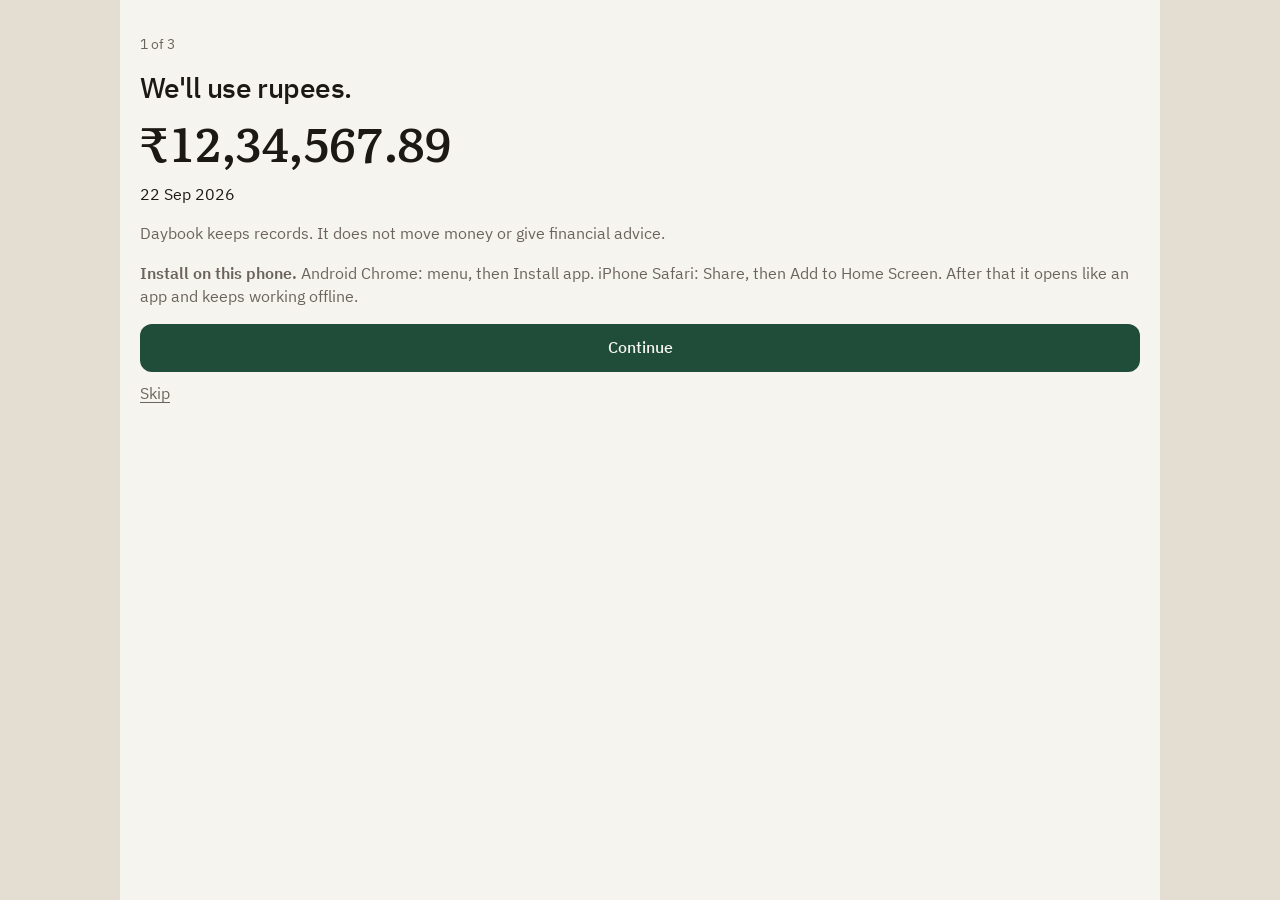
<file: web/index.html>
<!doctype html>
<html lang="en" data-theme="system">
<head>
  <meta charset="utf-8">
  <meta name="viewport" content="width=device-width, initial-scale=1, viewport-fit=cover">
  <meta name="theme-color" content="#F6F4EF">
  <meta name="mobile-web-app-capable" content="yes">
  <meta name="apple-mobile-web-app-capable" content="yes">
  <meta name="apple-mobile-web-app-status-bar-style" content="default">
  <meta name="apple-mobile-web-app-title" content="Daybook">
  <title>Daybook</title>
  <link rel="icon" href="icons/favicon-32.png" type="image/png">
  <link rel="apple-touch-icon" href="icons/apple-touch-icon.png">
  <link rel="manifest" href="manifest.webmanifest">
  <link rel="stylesheet" href="styles.css">
</head>
<body>
  <div class="stage">
    <div id="app" class="phone"><p class="empty" style="padding:24px">Opening Daybook…</p></div>
  </div>
  <noscript><p>Daybook needs JavaScript in this browser. It still does not need a network, an account, or a bank login.</p></noscript>
  <script type="module" src="js/app.js"></script>
  <script>
    if ("serviceWorker" in navigator) {
      navigator.serviceWorker.register("./sw.js").catch(() => {});
    }
  </script>
</body>
</html>
</file>
<file: web/styles.css>
@font-face { font-family: "IBM Plex Sans"; src: url("fonts/IBMPlexSans-Regular.woff2") format("woff2"); font-weight: 400; font-display: swap; }
@font-face { font-family: "IBM Plex Sans"; src: url("fonts/IBMPlexSans-Medium.woff2") format("woff2"); font-weight: 500; font-display: swap; }
@font-face { font-family: "IBM Plex Sans"; src: url("fonts/IBMPlexSans-SemiBold.woff2") format("woff2"); font-weight: 600; font-display: swap; }
@font-face { font-family: Literata; src: url("fonts/Literata-Regular.woff2") format("woff2"); font-weight: 400; font-display: swap; }
@font-face { font-family: Literata; src: url("fonts/Literata-Medium.woff2") format("woff2"); font-weight: 500; font-display: swap; }

:root {
  --paper: #f6f4ef; --elevated: #fffcf7; --ink: #1c1915; --secondary: #6b645c; --line: #e6e1d8;
  --accent: #1f4d3a; --accent-ink: #f6f4ef; --spend: #9c3b2e; --receive: #1f6b4a; --move: #3d5a73;
  --warning: #8a5a12; --warning-bg: #f4ead6; --scrim: rgba(28, 25, 21, 0.4);
  --shadow: 0 12px 40px rgba(28, 25, 21, 0.12); color-scheme: light;
}
html[data-theme="dark"] {
  --paper: #141311; --elevated: #1e1c19; --ink: #f3efe7; --secondary: #b7afa4; --line: #2c2925;
  --accent: #8fcbb2; --accent-ink: #141311; --spend: #e08a7a; --receive: #7dcea8; --move: #a9c0d4;
  --warning: #e0b15a; --warning-bg: #2a2418; --scrim: rgba(0, 0, 0, 0.55);
  --shadow: 0 12px 40px rgba(0, 0, 0, 0.4); color-scheme: dark;
}
@media (prefers-color-scheme: dark) {
  html[data-theme="system"] {
    --paper: #141311; --elevated: #1e1c19; --ink: #f3efe7; --secondary: #b7afa4; --line: #2c2925;
    --accent: #8fcbb2; --accent-ink: #141311; --spend: #e08a7a; --receive: #7dcea8; --move: #a9c0d4;
    --warning: #e0b15a; --warning-bg: #2a2418; --scrim: rgba(0, 0, 0, 0.55); color-scheme: dark;
  }
}
* { box-sizing: border-box; }
html, body { height: 100%; }
body { margin: 0; background: #e4ddd2; color: var(--ink); font-family: "IBM Plex Sans", "Segoe UI", sans-serif; font-size: 16px; line-height: 1.45; overscroll-behavior-y: none; }
html[data-theme="dark"] body { background: #0c0b0a; }
@media (prefers-color-scheme: dark) { html[data-theme="system"] body { background: #0c0b0a; } }
@media (prefers-color-scheme: light) { html[data-theme="system"] body { background: #e4ddd2; } }
button, input, select, textarea { font: inherit; color: inherit; }
button { cursor: pointer; }
button:focus-visible, input:focus-visible, select:focus-visible, textarea:focus-visible, a:focus-visible {
  outline: 2px solid var(--accent); outline-offset: 2px;
}
.stage { min-height: 100%; display: flex; justify-content: center; }
.phone {
  width: min(100%, 480px); min-height: 100dvh; background: var(--paper); position: relative;
  display: flex; flex-direction: column;
}
.screen { flex: 1; overflow: auto; padding: 20px 20px calc(108px + env(safe-area-inset-bottom)); }
.word { font-family: Literata, Georgia, serif; font-weight: 500; font-size: 28px; margin: 4px 0 0; letter-spacing: -0.02em; }
h2.page { font-size: 28px; font-weight: 500; margin: 4px 0 8px; letter-spacing: -0.02em; }
.quiet, .label, .period { color: var(--secondary); font-size: 14px; }
.section { margin: 28px 0 8px; font-size: 12px; letter-spacing: 0.08em; text-transform: uppercase; color: var(--secondary); font-weight: 500; }
.hero-label { margin-top: 28px; color: var(--secondary); font-size: 15px; }
.hero {
  font-family: Literata, Georgia, serif; font-weight: 500; font-size: clamp(36px, 8vw, 48px);
  letter-spacing: -0.03em; margin: 4px 0 8px; font-variant-numeric: tabular-nums; line-height: 1.05;
}
.hero.spend, .amt.spend, .danger { color: var(--spend); }
.hero.receive, .amt.receive { color: var(--receive); }
.amt.move, .hero.move { color: var(--move); }
.track { height: 4px; border-radius: 999px; background: var(--line); overflow: hidden; margin: 8px 0; }
.track > span { display: block; height: 100%; background: var(--accent); }
.txn, .row {
  display: grid; grid-template-columns: 40px 1fr auto; gap: 12px; align-items: center;
  min-height: 64px; border-top: 1px solid var(--line); width: 100%; background: none;
  border-left: 0; border-right: 0; border-bottom: 0; text-align: left; padding: 8px 0;
}
.plain-row, .choice {
  display: flex; justify-content: space-between; align-items: center; gap: 12px; width: 100%;
  background: none; border: 0; border-top: 1px solid var(--line); text-align: left; min-height: 52px; padding: 10px 0;
}
.choice { flex-direction: column; align-items: flex-start; }
.choice small, .sub { color: var(--secondary); font-size: 13px; }
.title { font-weight: 500; }
.amt { font-variant-numeric: tabular-nums; font-weight: 500; white-space: nowrap; }
.icon { width: 40px; height: 40px; border: 1px solid var(--line); border-radius: 999px; display: grid; place-items: center; }
.icon svg, .tabs svg, .add-btn svg { stroke: currentColor; fill: none; stroke-width: 1.75; stroke-linecap: round; stroke-linejoin: round; }
.tabs {
  position: absolute; left: 0; right: 0; bottom: 0; height: calc(76px + env(safe-area-inset-bottom)); padding-bottom: calc(8px + env(safe-area-inset-bottom));
  background: var(--paper); border-top: 1px solid var(--line);
  display: grid; grid-template-columns: 1fr 1fr 72px 1fr 1fr; align-items: end; z-index: 5;
}
.tabs button { background: none; border: 0; color: var(--secondary); font-size: 11px; display: flex; flex-direction: column; align-items: center; gap: 2px; min-height: 48px; }
.tabs button.on { color: var(--accent); }
.tabs svg { width: 22px; height: 22px; }
.add-btn {
  width: 56px; height: 56px; border-radius: 999px; border: 0; background: var(--accent); color: var(--accent-ink);
  display: grid; place-items: center; margin: 0 auto 18px;
}
.add-btn svg { width: 26px; height: 26px; }
.scrim { position: absolute; inset: 0; background: var(--scrim); z-index: 8; }
.sheet, .dialog {
  position: absolute; z-index: 9; background: var(--elevated); box-shadow: var(--shadow);
}
.sheet { left: 0; right: 0; bottom: 0; border-radius: 16px 16px 0 0; max-height: 92%; overflow: auto; padding: 8px 20px 24px; }
.dialog { left: 16px; right: 16px; top: 18%; border-radius: 16px; padding: 20px; }
.grabber { width: 36px; height: 4px; border-radius: 99px; background: var(--line); margin: 6px auto 12px; }
.segments { display: flex; background: var(--paper); border-radius: 999px; padding: 4px; gap: 4px; }
.segments button { flex: 1; min-height: 40px; border: 0; border-radius: 999px; background: transparent; }
.segments button.on { background: var(--ink); color: var(--paper); }
.amount-input, .search, .field, select.field {
  width: 100%; border: 0; background: transparent; min-height: 44px;
}
.amount-row { display: flex; align-items: baseline; gap: 6px; }
.rupee { font-family: Literata, Georgia, serif; font-size: 32px; color: var(--secondary); }
.amount-input { font-family: Literata, Georgia, serif; font-size: 40px; padding: 12px 0; font-variant-numeric: tabular-nums; }
.amount-row .amount-input { flex: 1; }
.search, .field, select.field { border-bottom: 1px solid var(--line); padding: 10px 0; }
.search { border: 1px solid var(--line); border-radius: 10px; padding: 0 12px; background: var(--elevated); margin: 12px 0; }
.chips, .meta { display: flex; gap: 8px; flex-wrap: wrap; padding: 8px 0; }
.chip, .text-btn, .primary, .secondary-btn { border: 0; }
.chip { border: 1px solid var(--line); background: transparent; border-radius: 999px; min-height: 40px; padding: 0 14px; }
.chip.on { background: var(--ink); color: var(--paper); border-color: var(--ink); }
.chip.dashed { border-style: dashed; color: var(--secondary); }
.primary, .secondary-btn { min-height: 48px; border-radius: 12px; padding: 0 16px; }
.primary { width: 100%; background: var(--accent); color: var(--accent-ink); font-weight: 500; }
.primary:disabled { background: var(--line); color: var(--secondary); }
.secondary-btn { background: transparent; color: var(--ink); }
.text-btn { background: none; color: var(--secondary); min-height: 44px; text-decoration: underline; text-underline-offset: 3px; padding: 0; }
.banner { background: var(--warning-bg); color: var(--warning); border-radius: 12px; padding: 12px 14px; margin: 8px 0; font-size: 14px; }
.preview { border: 1px solid var(--line); border-radius: 12px; padding: 4px 14px; margin: 12px 0; }
.back { background: none; border: 0; color: var(--secondary); min-height: 44px; padding: 0; }
.bar-row { display: grid; grid-template-columns: 108px 1fr auto; gap: 8px; align-items: center; min-height: 36px; font-size: 14px; }
.bar { height: 8px; background: var(--line); border-radius: 99px; overflow: hidden; }
.bar > span { display: block; height: 100%; background: var(--accent); }
.footnote, .empty { color: var(--secondary); }
.snack {
  position: absolute; left: 16px; right: 16px; bottom: calc(88px + env(safe-area-inset-bottom)); background: var(--ink); color: var(--paper);
  border-radius: 12px; padding: 12px 14px; display: flex; justify-content: space-between; align-items: center; z-index: 12;
}
.snack button { background: none; border: 0; color: inherit; text-decoration: underline; min-height: 44px; }
.mask .hero, .mask .amt, .mask .money { filter: blur(7px); }
.sr { position: absolute; width: 1px; height: 1px; overflow: hidden; clip: rect(0 0 0 0); }
.grid-2 { display: grid; grid-template-columns: 1fr 1fr; gap: 8px; }
.stat { padding: 8px 0; border-top: 1px solid var(--line); }
.stat b { display: block; font-variant-numeric: tabular-nums; font-weight: 500; }
.day-bars { display: flex; align-items: flex-end; gap: 3px; height: 72px; margin: 12px 0; }
.day-bars i { flex: 1; background: var(--accent); border-radius: 2px 2px 0 0; min-height: 2px; display: block; }
.links { display: flex; justify-content: space-between; gap: 8px; flex-wrap: wrap; }
.context { margin: 8px 0; }
.calc { display: flex; gap: 8px; margin: 8px 0 12px; }
.calc button { flex: 1; min-height: 44px; border: 1px solid var(--line); background: transparent; border-radius: 10px; }
.sheet .primary { position: sticky; bottom: 0; }
.mask .money, .mask .bar-row span:last-child, .mask .stat b { filter: blur(7px); }
textarea.field { min-height: 88px; resize: vertical; }
@media (min-width: 900px) {
  .phone { width: min(100%, 1040px); flex-direction: row; }
  .tabs { position: static; width: 220px; height: auto; border-top: 0; border-right: 1px solid var(--line); display: flex; flex-direction: column; align-items: stretch; padding: 20px 12px; }
  .tabs button { flex-direction: row; justify-content: flex-start; gap: 10px; font-size: 15px; padding: 8px 10px; }
  .add-btn { margin: 8px 10px 18px; }
  .screen { padding-bottom: 32px; }
  .sheet { left: 220px; max-width: 560px; margin: 0 auto; border-radius: 16px; bottom: 24px; }
}
@media (prefers-reduced-motion: reduce) { * { scroll-behavior: auto !important; } }
</file>
